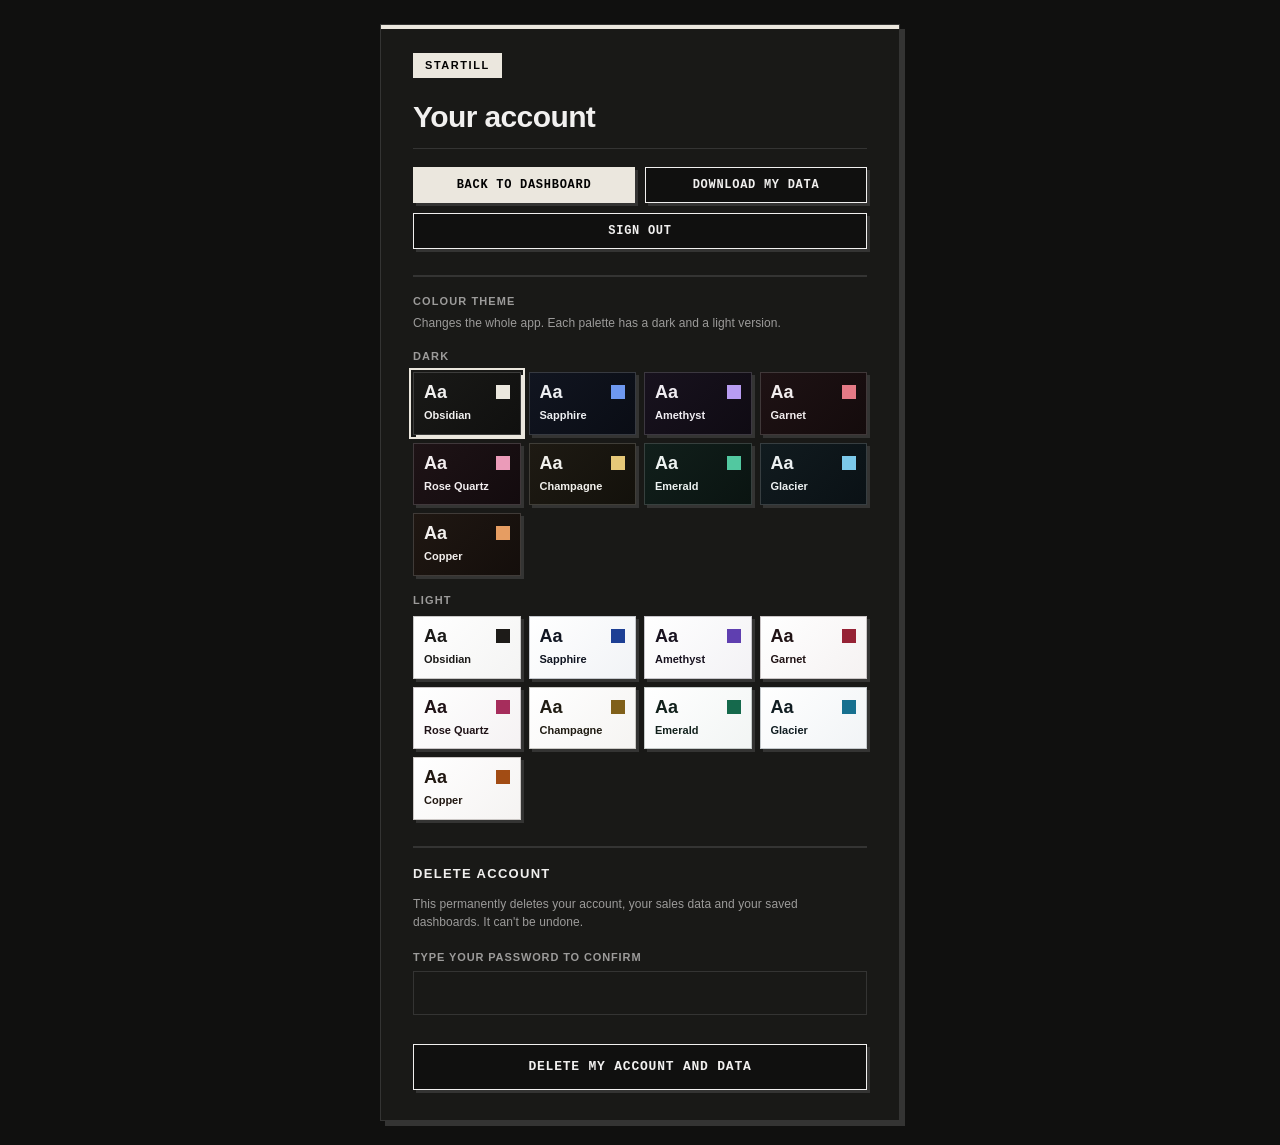
<file: static/account.html>
<!doctype html>
<html lang="en">
<head>
<meta charset="utf-8">
<meta name="viewport" content="width=device-width, initial-scale=1">
<title>Your account - StarTill</title>
<meta name="description" content="StarTill: one live source of truth for sales, with data tools for any CSV or Excel file.">
<link rel="icon" href="/static/favicon.svg" type="image/svg+xml">
<link rel="stylesheet" href="/static/style.css">
<script src="/static/theme.js"></script>
</head>
<body>
<main class="gate">
  <section class="gate-card" aria-labelledby="title">
    <span class="logo">StarTill</span>
    <h1 id="title">Your account</h1>
    <dl class="kv" id="details"></dl>
    <div class="btn-row">
      <a class="btn" href="/">Back to dashboard</a>
      <a class="btn secondary" href="/api/export.csv">Download my data</a>
      <button class="btn secondary" id="logout">Sign out</button>
    </div>
    <div class="theme-section" id="theme-box"></div>
    <script>document.getElementById("theme-box").append(Theme.picker());</script>
    <div class="danger-zone">
      <h2>Delete account</h2>
      <p class="muted small">This permanently deletes your account, your sales data and your saved dashboards. It can't be undone.</p>
      <form class="form" id="delete-form">
        <label>Type your password to confirm <input type="password" name="password" autocomplete="current-password" required></label>
        <p class="form-error" id="form-error" role="alert"></p>
        <button class="btn danger" type="submit">Delete my account and data</button>
      </form>
    </div>
  </section>
</main>
<script src="/static/gate.js"></script>
</body>
</html>
</file>
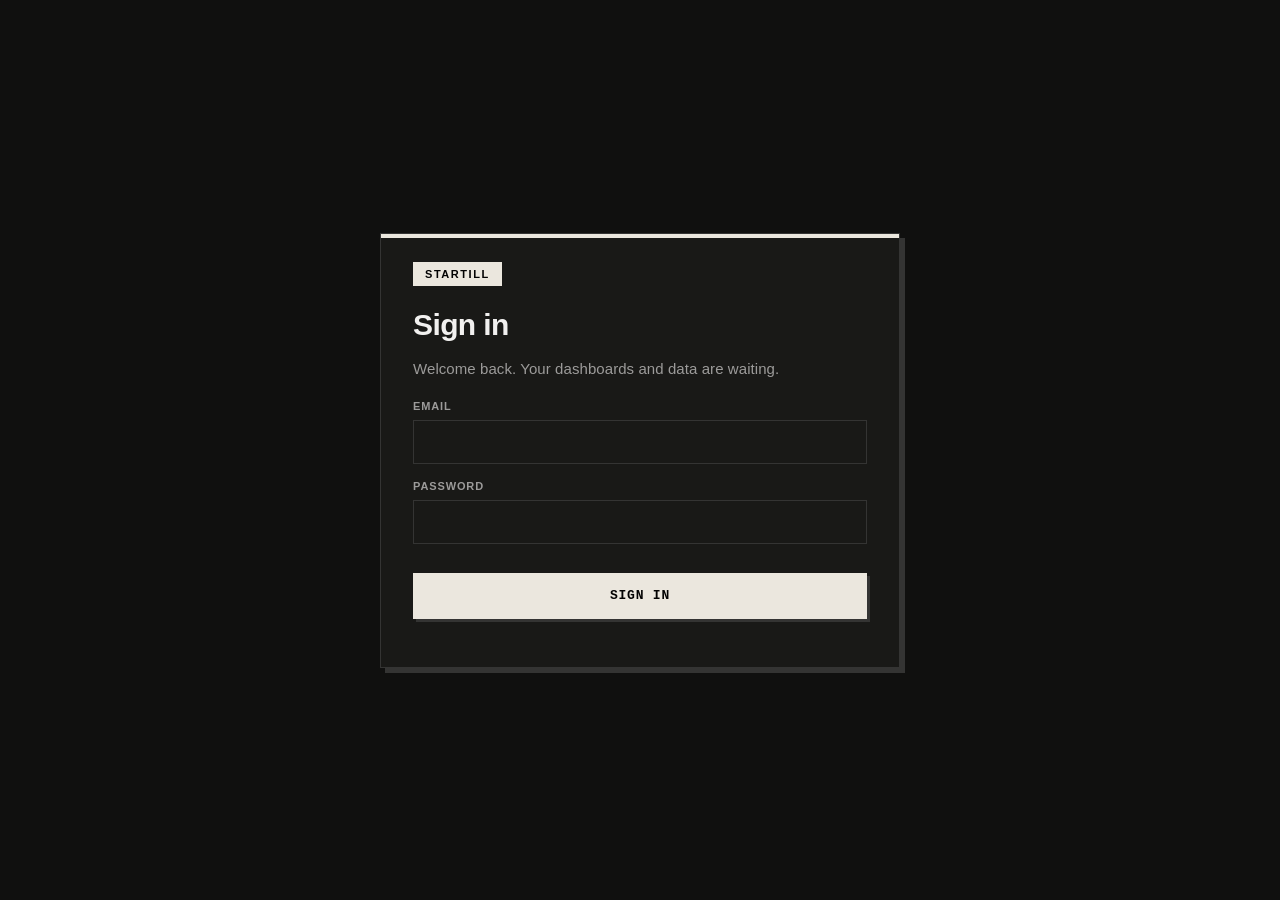
<file: static/auth.html>
<!doctype html>
<html lang="en">
<head>
<meta charset="utf-8">
<meta name="viewport" content="width=device-width, initial-scale=1">
<title>Sign in - StarTill</title>
<meta name="description" content="StarTill: one live source of truth for sales, with data tools for any CSV or Excel file.">
<link rel="icon" href="/static/favicon.svg" type="image/svg+xml">
<link rel="stylesheet" href="/static/style.css">
<script src="/static/theme.js"></script>
</head>
<body>
<main class="gate">
  <section class="gate-card" aria-labelledby="title">
    <span class="logo">StarTill</span>
    <h1 id="title">Sign in</h1>
    <p class="muted" id="subtitle">Welcome back. Your dashboards and data are waiting.</p>
    <form class="form" id="auth-form" novalidate>
      <label data-register hidden>Your name <input type="text" name="name" autocomplete="name" maxlength="80"></label>
      <label data-register hidden>Shop or business name (optional) <input type="text" name="shop" autocomplete="organization" maxlength="80"></label>
      <label>Email <input type="email" name="email" autocomplete="email" required></label>
      <label>Password <input type="password" name="password" autocomplete="current-password" required minlength="8"></label>
      <label class="check" data-register hidden><input type="checkbox" name="accept_policy">
        <span>I have read and accept the <a href="/privacy" target="_blank">privacy policy</a>.</span></label>
      <p class="form-error" id="form-error" role="alert"></p>
      <button class="btn" type="submit" id="submit">Sign in</button>
    </form>
    <p class="switch-line" id="switch"></p>
    <div class="demo-box" id="demo-box" hidden>
      <p class="muted">Just looking around? Open a ready-made demo shop with sample sales and three sample files. It is deleted after 24 hours.</p>
      <button class="btn ghost" type="button" id="demo-btn">Try with sample data</button>
    </div>
  </section>
</main>
<script src="/static/gate.js"></script>
</body>
</html>
</file>
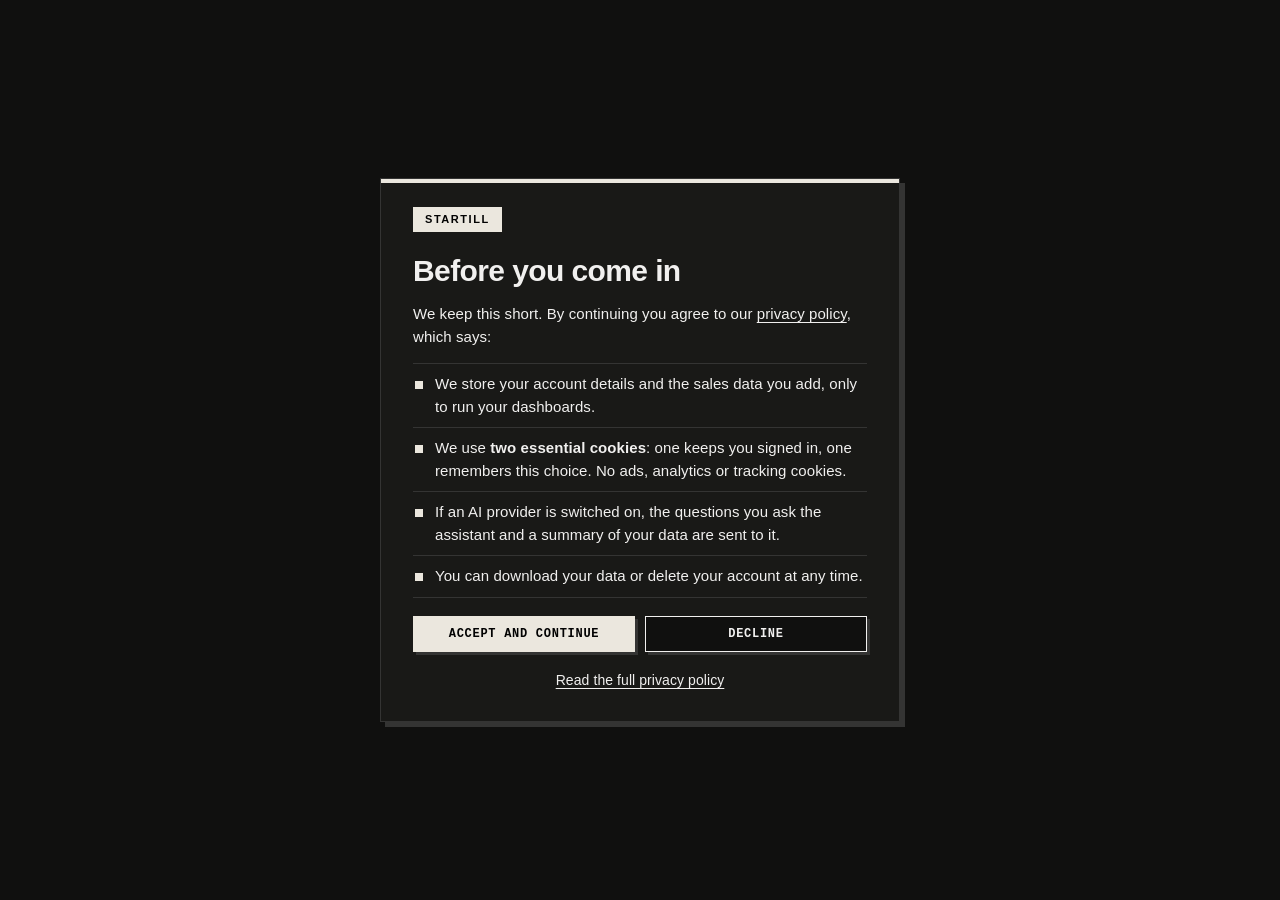
<file: static/welcome.html>
<!doctype html>
<html lang="en">
<head>
<meta charset="utf-8">
<meta name="viewport" content="width=device-width, initial-scale=1">
<title>Welcome - StarTill</title>
<meta name="description" content="StarTill: one live source of truth for sales, with data tools for any CSV or Excel file.">
<link rel="icon" href="/static/favicon.svg" type="image/svg+xml">
<link rel="stylesheet" href="/static/style.css">
<script src="/static/theme.js"></script>
</head>
<body>
<main class="gate">
  <section class="gate-card" aria-labelledby="title">
    <span class="logo">StarTill</span>
    <h1 id="title">Before you come in</h1>
    <p>We keep this short. By continuing you agree to our <a href="/privacy">privacy policy</a>, which says:</p>
    <ul>
      <li>We store your account details and the sales data you add, only to run your dashboards.</li>
      <li>We use <strong>two essential cookies</strong>: one keeps you signed in, one remembers this choice. No ads, analytics or tracking cookies.</li>
      <li>If an AI provider is switched on, the questions you ask the assistant and a summary of your data are sent to it.</li>
      <li>You can download your data or delete your account at any time.</li>
    </ul>
    <div class="btn-row">
      <button class="btn" id="accept">Accept and continue</button>
      <button class="btn secondary" id="decline">Decline</button>
    </div>
    <p class="declined" id="declined" hidden role="status">You declined, so nothing was stored and the app stays closed.
      The app can't work without these essential cookies. You can change your mind any time with <em>Accept and continue</em>.</p>
    <p class="switch-line"><a href="/privacy">Read the full privacy policy</a></p>
  </section>
</main>
<script src="/static/gate.js"></script>
</body>
</html>
</file>
<file: static/style.css>
/* Design tokens. theme.js swaps them for the visitor's chosen palette:
   --paper the page, --surface cards and panels, --text soft text, --ink the accent (buttons, active page,
   hover edges, charts), --on-accent text drawn on the accent, --muted/--line/--wash blends of text and page.
   Defaults below match the Obsidian dark theme so the first paint is already right. */
:root {
  --ink: #ebe7de; --paper: #10100f; --surface: #191917; --text: #f1f0ef; --on-accent: #020202;
  --muted: #9c9b9a; --line: #343433; --wash: #1e1d1c; --glow: rgba(235, 231, 222, .16);
  --shadow: 0 10px 30px rgba(0, 0, 0, .45); --r: 0; --r-sm: 0;
  --bg: var(--paper); --card: var(--surface); --good: var(--ink); --bad: var(--ink); --warn: var(--ink);
  --font: "Inter", "Helvetica Neue", "Segoe UI", Helvetica, Arial, sans-serif;
  color-scheme: dark;
}

*, *::before, *::after { box-sizing: border-box; }
[hidden] { display: none !important; }
html { -webkit-font-smoothing: antialiased; }
body { margin: 0; background: var(--paper); color: var(--text); font: 15px/1.5 var(--font); }
::selection { background: var(--ink); color: var(--on-accent); }
:focus-visible { outline: 2px solid var(--ink); outline-offset: 2px; }
a { color: var(--text); text-underline-offset: 3px; }
a:hover { text-decoration-thickness: 2px; }
input[type=checkbox], input[type=radio] { accent-color: var(--ink); }

/* ---- header ---- */
.top { background: var(--paper); color: var(--text); border-bottom: 1px solid var(--line); padding: 20px 32px; display: flex; flex-wrap: wrap; gap: 14px;
       justify-content: space-between; align-items: center; }
.top h1 { margin: 0; font-size: 20px; font-weight: 800; letter-spacing: -.01em; text-transform: uppercase; }
.top p { color: var(--muted); margin: 4px 0 0; font-size: 13px; letter-spacing: .02em; }
.badge { border: 1px solid var(--line); color: var(--text); padding: 1px 8px; font-size: 11px; font-weight: 700;
         letter-spacing: .08em; text-transform: uppercase; margin-left: 8px; }
.actions { display: flex; gap: 8px; flex-wrap: wrap; }

/* ---- buttons ---- */
.btn { background: var(--ink); color: var(--on-accent); border: 1px solid var(--ink); padding: 8px 16px; cursor: pointer;
       font: inherit; font-size: 13px; font-weight: 600; letter-spacing: .04em; text-transform: uppercase;
       text-decoration: none; display: inline-block; transition: background .12s, color .12s; }
.btn:hover { background: var(--paper); color: var(--text); }
.btn.ghost, .btn.secondary { background: transparent; color: var(--text); border-color: var(--line); }
.btn.ghost:hover, .btn.secondary:hover { border-color: var(--ink); }
.btn.ghost:hover, .btn.secondary:hover { background: var(--ink); color: var(--on-accent); }
.btn.small { padding: 4px 10px; font-size: 12px; }
.btn.danger { background: var(--paper); color: var(--text); border: 2px solid var(--ink); }
.btn.danger:hover { background: var(--ink); color: var(--on-accent); }
.btn:disabled { opacity: .35; cursor: not-allowed; }
.btn:disabled:hover { background: var(--ink); color: var(--on-accent); }

/* ---- filters ---- */
.filters { display: flex; flex-wrap: wrap; gap: 12px 20px; align-items: end; padding: 14px 32px; background: var(--paper);
           border-bottom: 1px solid var(--line); }
.filters label { color: var(--muted); display: flex; flex-direction: column; font-size: 11px; font-weight: 600; gap: 4px; letter-spacing: .08em;
                 text-transform: uppercase; }
select, input[type=date] { font: inherit; font-size: 14px; padding: 6px 8px; border: 1px solid var(--line); background: var(--paper);
                           color: var(--text); letter-spacing: 0; text-transform: none; }
.filters .ghost { color: var(--text); }
.notice { margin: 14px 32px 0; padding: 10px 14px; border: 1px solid var(--line); border-left: 6px solid var(--ink); background: var(--paper); }
.notice.error { background: var(--ink); color: var(--on-accent); }
main { padding: 24px 32px 8px; max-width: 1280px; margin: 0 auto; }

/* ---- KPIs and cards ---- */
.kpis { display: grid; grid-template-columns: repeat(4, 1fr); gap: 0; margin-bottom: 20px; border: 1px solid var(--line); }
.kpi { background: var(--paper); padding: 16px 18px; min-width: 0; border-left: 1px solid var(--line); }
.kpi:first-child { border-left: 0; }
.kpi .label { color: var(--muted); font-size: 11px; font-weight: 700; letter-spacing: .1em; text-transform: uppercase; }
.kpi .value { font-size: 34px; font-weight: 800; margin: 4px 0; letter-spacing: -.02em; font-variant-numeric: tabular-nums; }
.kpi .delta { font-size: 12px; font-weight: 600; }
.kpi .delta.flat { color: var(--muted); }
.delta.up, .delta.down, .delta.flat { color: var(--text); }
.delta.down { text-decoration: underline; text-underline-offset: 3px; }
.grid.two { display: grid; grid-template-columns: 1fr 1fr; gap: 20px; margin-bottom: 20px; }
.card { background: var(--paper); border: 1px solid var(--line); padding: 16px 18px; min-width: 0; }
.card-head { display: flex; align-items: center; gap: 10px; flex-wrap: wrap; padding-bottom: 10px; border-bottom: 1px solid var(--line); }
.card-head h2 { margin: 0 auto 0 0; font-size: 13px; font-weight: 800; letter-spacing: .1em; text-transform: uppercase; }
.hint { color: var(--muted); margin: 8px 0 6px; font-size: 12px; }
.chart { position: relative; height: 270px; margin-top: 10px; }
.chart.small { height: 250px; }
.seg { display: inline-flex; border: 1px solid var(--line); }
.seg button { border: 0; border-left: 1px solid var(--line); background: transparent; color: var(--text); padding: 4px 10px;
              font: inherit; font-size: 12px; font-weight: 600; cursor: pointer; }
.seg button:first-child { border-left: 0; }
.seg button.on { background: var(--ink); color: var(--on-accent); }

/* ---- insights: monochrome tags instead of coloured emoji ---- */
.insights { list-style: none; padding: 0; margin: 10px 0 0; display: grid; gap: 0; border-top: 1px solid var(--line); }
.insights li { padding: 10px 0; border-bottom: 1px solid var(--line); font-size: 14px; display: flex; gap: 10px; align-items: baseline; }
.insights li::before { flex: 0 0 auto; font-size: 10px; font-weight: 800; letter-spacing: .1em; padding: 1px 6px; border: 1px solid var(--line); }
.insights li.warn::before { content: "WATCH"; background: var(--ink); color: var(--on-accent); }
.insights li.good::before { content: "GOOD"; }
.insights li.info::before { content: "NOTE"; border-style: dashed; }

/* ---- tables ---- */
.table-wrap { overflow-x: auto; margin-top: 8px; }
table { border-collapse: collapse; width: 100%; font-size: 14px; font-variant-numeric: tabular-nums; }
th, td { padding: 7px 9px; text-align: right; border-bottom: 1px solid var(--line); white-space: nowrap; }
th:first-child, td:first-child { text-align: left; }
th { color: var(--muted); font-weight: 700; font-size: 11px; letter-spacing: .08em; text-transform: uppercase; border-bottom-width: 2px; }
tbody tr:hover td { background: var(--wash); }
.heat td.cell { text-align: center; min-width: 56px; background-repeat: no-repeat; background-position: left bottom; }
.heat td.store { cursor: pointer; font-weight: 700; }
.heat td.store:hover { text-decoration: underline; }
footer { color: var(--muted); max-width: 1280px; margin: 0 auto; padding: 8px 32px 28px; font-size: 12px; }
code { border: 1px solid var(--line); padding: 0 4px; font-size: .92em; }
@media (max-width: 900px) {
  .kpis { grid-template-columns: repeat(2, minmax(0, 1fr)); }
  .kpi .value { font-size: clamp(20px, 6.5vw, 34px); }
  .kpi:nth-child(3) { border-left: 0; }
  .kpi:nth-child(n+3) { border-top: 1px solid var(--line); }
  .grid.two { grid-template-columns: 1fr; }
  .top, .filters, main, footer { padding-left: 16px; padding-right: 16px; }
  .notice { margin-left: 16px; margin-right: 16px; }
}

/* ---- navigation ---- */
.nav { display: flex; gap: 0; margin-top: 10px; flex-wrap: wrap; }
.nav a { color: var(--muted); text-decoration: none; padding: 4px 12px; font-size: 12px; font-weight: 600; letter-spacing: .06em;
         text-transform: uppercase; border: 1px solid transparent; }
.nav a:first-child { padding-left: 0; }
.nav a:hover { color: var(--text); }
.nav a.on, .nav a.on:first-child { color: var(--on-accent); background: var(--ink); padding-left: 12px; }
.top .actions select, .name-input { background: var(--paper); color: var(--text); border: 1px solid var(--line); padding: 7px 10px;
                                    font: inherit; font-size: 14px; }
.top .actions select option { color: var(--text); background: var(--paper); }
.name-input { min-width: 200px; }
.muted { color: var(--muted); } .small { font-size: 12px; }

/* ---- builder workspace ---- */
.workspace { display: grid; grid-template-columns: 220px 1fr 330px; gap: 16px; padding: 16px 20px 20px; align-items: start; }
.workspace.no-ai { grid-template-columns: 220px 1fr; }
.panel { background: var(--paper); border: 1px solid var(--line); padding: 12px 14px; position: sticky; top: 10px;
         max-height: calc(100vh - 20px); overflow: auto; }
.panel h2 { margin: 0 0 4px; font-size: 13px; font-weight: 800; letter-spacing: .1em; text-transform: uppercase; }
.panel h3 { color: var(--muted); margin: 14px 0 6px; font-size: 11px; font-weight: 700; text-transform: uppercase; letter-spacing: .1em; }
.panel .sym { font-weight: 400; }
.field-list { list-style: none; margin: 0; padding: 0; display: grid; gap: 4px; }
.field { padding: 6px 10px; border: 1px solid var(--line); cursor: grab; font-size: 14px; user-select: none; background: var(--paper); }
.field:hover, .field:focus { background: var(--ink); color: var(--on-accent); outline: none; }
.field.measure { border-left: 5px solid var(--line); }
.field.dimension { border-left: 5px double var(--line); }
.canvas { min-height: 70vh; display: grid; grid-template-columns: repeat(4, minmax(0, 1fr)); gap: 16px; align-content: start;
          border: 1px dashed transparent; padding: 2px; }
.dragging-field .canvas { border-color: var(--ink); }
.canvas.drop { border: 2px dashed var(--line); }
.empty { grid-column: 1 / -1; text-align: center; padding: 70px 20px; border: 1px dashed var(--line); }
.empty h2 { margin: 0 0 6px; font-size: 22px; font-weight: 800; letter-spacing: -.01em; }
.widget { background: var(--paper); border: 1px solid var(--line); padding: 10px 12px; min-width: 0; display: flex; flex-direction: column; }
.widget.span-1 { grid-column: span 1; } .widget.span-2 { grid-column: span 2; } .widget.span-3 { grid-column: span 3; } .widget.span-4 { grid-column: span 4; }
.widget.selected { outline: 2px solid var(--line); outline-offset: 2px; }
.widget.drop { outline: 2px dashed var(--line); outline-offset: 2px; }
.w-head { display: flex; align-items: center; gap: 6px; cursor: move; padding-bottom: 6px; border-bottom: 1px solid var(--line); }
.grip { font-size: 14px; }
.w-title { margin: 0 auto 0 0; font-size: 12px; font-weight: 800; letter-spacing: .08em; text-transform: uppercase; min-width: 0;
           overflow: hidden; text-overflow: ellipsis; white-space: nowrap; cursor: text; }
.w-title[contenteditable="true"] { outline: 1px solid var(--line); padding: 0 4px; white-space: normal; text-transform: none; letter-spacing: 0; }
select.mini { font-size: 12px; padding: 2px 4px; max-width: 110px; }
.icon { border: 0; background: transparent; color: var(--text); font-size: 18px; cursor: pointer; padding: 0 5px; line-height: 1; }
.icon:hover { background: var(--ink); color: var(--on-accent); }
.chips { display: flex; gap: 4px; flex-wrap: wrap; margin: 6px 0; }
.chip { font-size: 12px; padding: 1px 3px 1px 8px; border: 1px solid var(--line); display: inline-flex; align-items: center; gap: 2px; }
.chip.measure { background: var(--ink); color: var(--on-accent); }
.chip.dimension { background: var(--paper); }
.chip.filter { border-style: dashed; }
.chip .x { border: 0; background: transparent; color: inherit; cursor: pointer; font-size: 13px; padding: 0 3px; }
.w-body { flex: 1; min-height: 90px; position: relative; }
.w-body:not(.chart-kpi):not(.chart-table) { min-height: 240px; }
.chart-box { position: relative; height: 240px; margin-top: 4px; }
.widget.span-4 .chart-box, .widget.span-3 .chart-box { height: 300px; }
.w-body.chart-kpi { display: flex; gap: 24px; flex-wrap: wrap; align-items: center; }
.kpi-cell .value { font-size: clamp(20px, 1.9vw, 30px); font-weight: 800; letter-spacing: -.02em; font-variant-numeric: tabular-nums; }
.kpi-cell .label { color: var(--muted); font-size: 11px; font-weight: 700; letter-spacing: .1em; text-transform: uppercase; }
.w-body.chart-table .table-wrap { max-height: 300px; overflow: auto; margin: 0; }
.loading, .w-error { font-size: 13px; padding: 20px 4px; }
.w-error { font-weight: 600; }
.w-error::before { content: "! "; font-weight: 800; }

/* ---- assistant ---- */
.assistant { display: flex; flex-direction: column; height: calc(100vh - 20px); }
.assistant.closed { display: none; }
.assist-head { display: flex; align-items: center; justify-content: space-between; gap: 8px; padding-bottom: 8px; border-bottom: 1px solid var(--line); }
.pill { font-size: 10px; font-weight: 700; letter-spacing: .08em; text-transform: uppercase; padding: 2px 7px; background: var(--paper);
        border: 1px solid var(--line); white-space: nowrap; }
.pill.ai { background: var(--ink); color: var(--on-accent); }
.chat { flex: 1; overflow-y: auto; display: flex; flex-direction: column; gap: 8px; margin: 10px 0; min-height: 160px; }
.msg { display: flex; flex-direction: column; gap: 6px; align-items: flex-start; }
.msg.me { align-items: flex-end; }
.bubble { padding: 8px 11px; font-size: 14px; max-width: 92%; white-space: pre-line; background: var(--paper); border: 1px solid var(--line); }
.msg.me .bubble { background: var(--ink); color: var(--on-accent); }
.confirm { display: flex; gap: 6px; flex-wrap: wrap; }
.note { font-size: 12px; }
.note.ok::before { content: "\2713  "; font-weight: 800; }
.note.err { font-weight: 600; }
.note.err::before { content: "!  "; font-weight: 800; }
.suggestions { display: flex; flex-wrap: wrap; gap: 4px; margin-bottom: 8px; }
.sugg { font: inherit; font-size: 12px; border: 1px solid var(--line); background: var(--paper); color: var(--text); padding: 3px 9px; cursor: pointer; }
.sugg:hover { background: var(--ink); color: var(--on-accent); }
.chat-form { display: flex; gap: 6px; }
.chat-form input { flex: 1; min-width: 0; font: inherit; font-size: 14px; padding: 7px 9px; border: 1px solid var(--line); background: var(--paper); color: var(--text); }

/* ---- data page ---- */
main > .card { margin-bottom: 20px; }
.warn-banner { border-style: dashed; border-left-style: solid; }
.drop-zone { display: block; border: 1px dashed var(--line); padding: 32px; text-align: center; cursor: pointer; margin: 8px 0; }
.drop-zone strong { text-transform: uppercase; letter-spacing: .06em; }
.drop-zone.drop, .drop-zone:hover { border-style: solid; background: var(--ink); color: var(--on-accent); }
.summary { padding: 10px 14px; font-weight: 600; margin: 10px 0; border: 1px solid var(--line); }
.summary.ok { border-left-width: 6px; } .summary.warn { border-style: dashed; border-left: 6px solid var(--line); }
.summary.bad { background: var(--ink); color: var(--on-accent); }
.card h3 { font-size: 12px; font-weight: 800; letter-spacing: .08em; text-transform: uppercase; margin: 16px 0 6px; }
.mapping th { text-align: left; font-size: 13px; font-weight: 600; letter-spacing: 0; text-transform: none; border-bottom-width: 1px; }
.mapping td { text-align: left; }
.mapping tbody tr:hover td { background: transparent; color: inherit; }
.mapping select { width: 100%; }
.check { display: inline-flex; gap: 6px; align-items: center; margin: 10px 14px 0 0; font-size: 14px; }
.report { list-style: none; padding: 0; margin: 0; display: grid; gap: 4px; font-size: 14px; }
.report li { padding: 5px 10px; border: 1px solid var(--line); }
.report li.ok { border-left-width: 5px; } .report li.warn { border-style: dashed; border-left: 5px solid var(--line); }
.report li.bad { background: var(--ink); color: var(--on-accent); }
.import-bar { display: flex; align-items: center; flex-wrap: wrap; gap: 6px; margin-top: 12px; }
.import-bar .btn { margin-left: auto; }
.filters.inline { padding: 8px 0; border: 0; background: transparent; }
input[type=search], .row-form input { font: inherit; font-size: 14px; padding: 6px 8px; border: 1px solid var(--line); background: var(--paper); color: var(--text); }
.rows td { cursor: default; }
.rows th.sortable { cursor: pointer; }
.rows th.sortable:hover { text-decoration: underline; }
.cell-edit { width: 100%; min-width: 90px; font: inherit; font-size: 14px; padding: 2px 4px; border: 1px solid var(--line); background: var(--paper); color: var(--text); }
.pager { display: flex; align-items: center; gap: 10px; justify-content: flex-end; margin-top: 10px; }
.pager .btn { color: var(--text); }
.pager .btn:hover { color: var(--on-accent); }
.grid.three { display: grid; grid-template-columns: repeat(3, 1fr); gap: 20px; }
.tool h3 { margin-top: 4px; }
.row-form { display: flex; flex-wrap: wrap; gap: 6px; }
.row-form select { max-width: 100%; }

@media (max-width: 1100px) {
  .workspace, .workspace.no-ai { grid-template-columns: 1fr; }
  .panel { position: static; max-height: none; }
  .fields .field-list { grid-template-columns: repeat(auto-fill, minmax(130px, 1fr)); }
  .assistant { height: 460px; }
  .canvas { grid-template-columns: repeat(2, minmax(0, 1fr)); min-height: 300px; }
  .widget.span-3, .widget.span-4 { grid-column: span 2; }
  .grid.three { grid-template-columns: 1fr; }
}
@media (max-width: 640px) {
  .canvas { grid-template-columns: 1fr; }
  .widget[class*="span-"] { grid-column: span 1; }
  .workspace { padding: 12px 16px; }
}
.w-tools { display: flex; flex-wrap: wrap; align-items: center; justify-content: space-between; gap: 4px 8px; margin: 6px 0; }
.w-tools .chips { margin: 0; }
.w-selects { display: flex; gap: 4px; margin-left: auto; min-width: 0; max-width: 100%; }
.w-selects select.mini { min-width: 0; flex: 0 1 auto; }
.widget.span-1 .w-selects { width: 100%; }
.widget.span-1 .w-selects select.mini { flex: 1 1 0; }
.mapping select { min-width: 170px; }
.mapping th { width: 38%; }
.rows th:nth-child(-n+4), .rows td:nth-child(-n+4) { text-align: left; }

/* ---- sign-in, welcome and privacy pages ---- */
.nav .nav-right { margin-left: 8px; }
.nav a.account { border-color: var(--line); }
.gate { min-height: 100vh; display: grid; place-items: center; padding: 24px 16px; }
.gate-card { width: 100%; max-width: 520px; background: var(--paper); border: 1px solid var(--line); border-top: 8px solid var(--ink);
             padding: 28px 32px 30px; }
.gate-card.wide { max-width: 760px; }
.gate-card h1 { margin: 0 0 8px; font-size: 30px; font-weight: 800; letter-spacing: -.02em; line-height: 1.15; }
.gate-card .logo { display: inline-block; background: var(--ink); color: var(--on-accent); font-weight: 800; padding: 4px 10px;
                   font-size: 11px; letter-spacing: .14em; text-transform: uppercase; margin-bottom: 22px; }
.gate-card ul { padding-left: 0; margin: 12px 0 18px; list-style: none; border-top: 1px solid var(--line); }
.gate-card li { margin: 0; padding: 9px 0 9px 22px; border-bottom: 1px solid var(--line); position: relative; }
.gate-card li::before { content: ""; position: absolute; left: 2px; top: 17px; width: 8px; height: 8px; background: var(--ink); }
.form { display: flex; flex-direction: column; gap: 14px; margin-top: 18px; }
.form label { color: var(--muted); display: flex; flex-direction: column; gap: 5px; font-size: 11px; font-weight: 700; letter-spacing: .08em; text-transform: uppercase; }
.form input[type=email], .form input[type=password], .form input[type=text] { font: inherit; font-size: 15px; padding: 10px 12px;
  border: 1px solid var(--line); background: var(--paper); color: var(--text); letter-spacing: 0; text-transform: none; }
.form input:focus { outline: 2px solid var(--line); outline-offset: 0; }
.form label.check { color: var(--text); flex-direction: row; align-items: flex-start; gap: 8px; font-size: 14px; font-weight: 400; letter-spacing: 0; text-transform: none; }
.form label.check input { margin-top: 4px; }
.form .btn { width: 100%; padding: 12px 14px; font-size: 13px; }
.btn-row { display: flex; gap: 10px; flex-wrap: wrap; margin-top: 18px; }
.btn-row .btn { flex: 1 1 160px; text-align: center; }
.form-error { font-size: 14px; font-weight: 600; min-height: 1px; margin: 0; }
.form-error:not(:empty)::before { content: "! "; font-weight: 800; }
.switch-line { margin: 18px 0 0; font-size: 14px; text-align: center; }
.declined { border: 1px solid var(--line); border-left-width: 6px; padding: 10px 12px; margin-top: 16px; }
.policy h2 { font-size: 13px; font-weight: 800; letter-spacing: .1em; text-transform: uppercase; margin: 26px 0 8px; }
.policy p, .policy li { font-size: 15px; }
.policy table { width: 100%; margin: 6px 0; }
.policy th, .policy td { text-align: left; white-space: normal; }
.policy tbody tr:hover td { background: transparent; color: inherit; }
.kv { display: grid; grid-template-columns: 150px 1fr; gap: 0; margin: 14px 0; font-size: 14px; border-top: 1px solid var(--line); }
.kv dt, .kv dd { padding: 8px 0; border-bottom: 1px solid var(--line); }
.kv dt { color: var(--muted); font-size: 11px; font-weight: 700; letter-spacing: .08em; text-transform: uppercase; }
.kv dd { margin: 0; word-break: break-word; }
.danger-zone { margin-top: 26px; padding-top: 16px; border-top: 2px solid var(--line); }
.danger-zone h2 { font-size: 13px; font-weight: 800; letter-spacing: .1em; text-transform: uppercase; margin: 0 0 4px; }
@media (max-width: 520px) {
  .gate-card { padding: 22px 18px; }
  .kv { grid-template-columns: 1fr; } .kv dt { border-bottom: 0; padding-bottom: 0; }
}
.heat tbody tr:hover td { background-color: transparent; color: var(--text); }

/* boxes brighten to a full white edge on hover, like a focus */
.card, .kpi, .widget, .panel, .field, .gate-card, select, input { transition: border-color .15s, background .15s, color .15s; }
.card:hover, .widget:hover, .panel:hover { border-color: var(--ink); }
.kpis:hover { border-color: var(--ink); }
.kpi:hover { background: var(--wash); }
select:hover, input:hover { border-color: var(--ink); }
select:focus, input:focus { border-color: var(--ink); }
.empty, .drop-zone { color: var(--muted); }
.empty h2, .drop-zone strong { color: var(--text); }

/* ---- theme picker ---- */
.theme-wrap { position: relative; display: inline-block; }
.theme-btn { font: inherit; font-size: 12px; font-weight: 600; letter-spacing: .06em; text-transform: uppercase; cursor: pointer;
             background: transparent; color: var(--muted); border: 1px solid var(--line); padding: 4px 10px; margin-left: 8px; }
.theme-btn:hover, .theme-btn[aria-expanded="true"] { color: var(--text); border-color: var(--ink); }
.theme-picker h3 { font-size: 11px; font-weight: 800; letter-spacing: .1em; text-transform: uppercase; color: var(--muted); margin: 0 0 8px; }
.theme-picker h3:not(:first-child) { margin-top: 16px; }
.theme-picker.pop { position: absolute; z-index: 50; top: calc(100% + 8px); left: 0; width: min(520px, calc(100vw - 32px));
                    background: var(--paper); color: var(--text); border: 1px solid var(--ink); padding: 16px; text-transform: none; letter-spacing: 0; }
.swatches { display: grid; grid-template-columns: repeat(auto-fill, minmax(112px, 1fr)); gap: 6px; }
.swatch { display: flex; flex-direction: column; align-items: flex-start; gap: 2px; padding: 8px 9px; border: 1px solid; cursor: pointer;
          font: inherit; text-align: left; }
.swatch .aa { font-size: 18px; font-weight: 800; line-height: 1; }
.swatch .nm { font-size: 11px; font-weight: 600; }
.swatch:hover { outline: 1px solid var(--ink); outline-offset: 2px; }
.swatch.on { outline: 2px solid var(--ink); outline-offset: 2px; }
.cust-row { display: grid; grid-template-columns: 112px 1fr; gap: 10px; align-items: center; margin-bottom: 8px; }
.cust-row label { display: flex; flex-direction: column; gap: 4px; font-size: 11px; font-weight: 700; letter-spacing: .08em;
                  text-transform: uppercase; color: var(--muted); }
.cust-row input[type=color] { width: 100%; height: 30px; padding: 2px; border: 1px solid var(--line); background: var(--paper); cursor: pointer; }
.cust-row select { width: 100%; text-transform: none; letter-spacing: 0; font-weight: 400; }
.quick { display: flex; flex-wrap: wrap; gap: 4px; }
.quick button { width: 22px; height: 22px; border: 1px solid var(--line); cursor: pointer; padding: 0; }
.quick button:hover { outline: 1px solid var(--ink); outline-offset: 1px; }
.quick button.on { outline: 2px solid var(--ink); outline-offset: 1px; }
.theme-picker > .btn { margin-top: 8px; }
.theme-section { margin-top: 26px; padding-top: 16px; border-top: 2px solid var(--line); }
@media (max-width: 640px) { .theme-picker.pop { position: fixed; top: 70px; left: 16px; right: 16px; width: auto; } }
.tp-note { margin: -4px 0 10px; font-size: 12px; color: var(--muted); }
/* chart background applies to the chart area only */
.chart canvas, .chart-box canvas { background: var(--chart-bg, transparent); }

/* ---- sample dataset picker ---- */
.samples { display: grid; grid-template-columns: repeat(3, 1fr); gap: 10px; margin: 8px 0 4px; }
.sample { display: flex; flex-direction: column; gap: 4px; text-align: left; padding: 12px 14px; font: inherit; cursor: pointer;
          background: var(--paper); color: var(--text); border: 1px solid var(--line); }
.sample strong { font-size: 12px; font-weight: 800; letter-spacing: .08em; text-transform: uppercase; }
.sample span { font-size: 13px; color: var(--muted); }
.sample:hover { border-color: var(--ink); background: var(--wash); }
@media (max-width: 900px) { .samples { grid-template-columns: 1fr; } }

/* forecast page */
input.stock { width: 84px; text-align: right; background: var(--paper); color: var(--text); border: 1px solid var(--line); padding: 4px 6px; font: inherit; }
input.stock:focus { outline: 2px solid var(--ink); border-color: var(--ink); }
td.to-order { font-weight: 800; }
td.to-order.need { background: var(--ink); color: var(--on-accent); }

/* explore any data */
.ex-form { display: flex; flex-wrap: wrap; gap: 12px 16px; margin: 10px 0; }
.ex-form label, .ex-filter { font-size: 11px; font-weight: 700; letter-spacing: .08em; text-transform: uppercase; color: var(--muted); display: flex; flex-direction: column; gap: 4px; }
.ex-form select, .ex-filter select, .ex-filter input { background: var(--paper); color: var(--text); border: 1px solid var(--line); padding: 6px 8px; font: inherit; font-size: 13px; text-transform: none; letter-spacing: 0; }
.ex-filter { flex-direction: row; align-items: center; gap: 8px; margin: 6px 0; }
.ex-actions { margin: 6px 0 4px; }
td.wrap { white-space: normal; text-align: left; max-width: 380px; }

/* first-run welcome */
.card.start { margin: 24px 32px; }
a.sample { text-decoration: none; color: inherit; }
a.sample span { color: var(--muted); }
a.sample:hover { border-color: var(--ink); }

/* ---- SQL workbench ---- */
.sql-layout { display: grid; grid-template-columns: 260px minmax(0, 1fr); gap: 20px; align-items: start; }
.sql-schema { position: sticky; top: 12px; max-height: calc(100vh - 40px); overflow: auto; }
.sql-schema details { border-top: 1px solid var(--line); padding: 6px 0; }
.sql-schema summary { cursor: pointer; font-weight: 700; }
.sql-cols { list-style: none; margin: 6px 0 2px; padding-left: 14px; font-size: 13px; }
.sql-name { color: var(--text); text-decoration: none; border-bottom: 1px dotted var(--muted); }
.sql-name:hover { border-bottom-style: solid; }
.sql-editor { width: 100%; box-sizing: border-box; font-family: ui-monospace, SFMono-Regular, Menlo, Consolas, monospace; font-size: 14px; line-height: 1.5; background: var(--paper); color: var(--text); border: 1px solid var(--line); padding: 10px; resize: vertical; }
.sql-actions { display: flex; flex-wrap: wrap; align-items: flex-end; gap: 12px 16px; }
.sql-pick { font-size: 11px; font-weight: 700; letter-spacing: .08em; text-transform: uppercase; color: var(--muted); display: flex; flex-direction: column; gap: 4px; }
.sql-pick select { background: var(--paper); color: var(--text); border: 1px solid var(--line); padding: 6px 8px; font: inherit; font-size: 13px; text-transform: none; letter-spacing: 0; max-width: 260px; }
.sql-result { max-height: 460px; overflow: auto; }
@media (max-width: 900px) { .sql-layout { grid-template-columns: 1fr; } .sql-schema { position: static; max-height: none; } }

/* ---- demo mode ---- */
.demo-bar { background: var(--ink); color: var(--on-accent); font-size: 13px; padding: 8px 32px; text-align: center; }
.demo-bar a { color: var(--on-accent); font-weight: 700; }
.demo-box { margin-top: 18px; padding-top: 14px; border-top: 1px solid var(--line); }
.demo-box .btn { width: 100%; }

/* ---- pipeline view ---- */
.pl-flow { list-style: none; margin: 12px 0 4px; padding: 0; display: grid; grid-template-columns: repeat(auto-fit, minmax(190px, 1fr)); gap: 0; border: 1px solid var(--line); }
.pl-step { display: flex; flex-direction: column; gap: 4px; padding: 12px; border-right: 1px solid var(--line); font-size: 13px; position: relative; }
.pl-step:last-child { border-right: 0; }
.pl-num { font-size: 10px; font-weight: 800; letter-spacing: .1em; color: var(--muted); }
.pl-rows { font-weight: 700; }
.pl-detail { color: var(--muted); }
.pl-ms { font-size: 11px; color: var(--muted); margin-top: auto; padding-top: 6px; }
@media (max-width: 700px) { .pl-step { border-right: 0; border-bottom: 1px solid var(--line); } .pl-step:last-child { border-bottom: 0; } }

/* ---- open from a web link ---- */
.link-form { display: flex; flex-wrap: wrap; align-items: flex-end; gap: 10px 16px; }
.link-form label { font-size: 11px; font-weight: 700; letter-spacing: .08em; text-transform: uppercase; color: var(--muted); display: flex; flex-direction: column; gap: 4px; }
.link-form input, .link-form select { background: var(--paper); color: var(--text); border: 1px solid var(--line); padding: 7px 8px; font: inherit; font-size: 13px; text-transform: none; letter-spacing: 0; }
.link-url { flex: 1 1 280px; }

/* ---- small screens: one scrolling row of links instead of four rows ---- */
@media (max-width: 700px) {
  .brand { min-width: 0; max-width: 100%; }
  .nav { flex-wrap: nowrap; overflow-x: auto; scrollbar-width: none; align-items: center; }
  .nav::-webkit-scrollbar { display: none; }
  .nav a, .nav button { white-space: nowrap; flex: 0 0 auto; }
}
.loading { color: var(--muted); font-size: 13px; padding: 10px 0; }

/* Builder on an uploaded dataset: the sales-only filters are hidden */
.filters.dataset .sales-only { display: none; }
.rows tr.bad td { font-weight: 700; }
#audit th:last-child, #audit td:last-child { text-align: left; white-space: normal; min-width: 260px; }

/* =====================================================================================
   Premium layer: depth, motion. It sits on top of the rules above, which
   still define layout, so every page picks it up. All colours come from the theme tokens.
   ===================================================================================== */
html { scroll-behavior: smooth; }
html.theme-fade body, html.theme-fade .card, html.theme-fade .kpi, html.theme-fade .widget, html.theme-fade .top,
html.theme-fade .panel, html.theme-fade .btn, html.theme-fade select, html.theme-fade input { transition: background-color .4s, color .4s, border-color .4s; }
body { background: var(--paper);
       font-feature-settings: "cv11", "ss01", "tnum"; letter-spacing: .005em; animation: page-in .45s ease both; }
::selection { background: var(--ink); color: var(--on-accent); }
:focus-visible { outline: 2px solid var(--ink); outline-offset: 3px; border-radius: var(--r-sm); }
* { scrollbar-width: thin; scrollbar-color: var(--line) transparent; }
@keyframes page-in { from { opacity: 0; transform: translateY(6px); } to { opacity: 1; transform: none; } }
@keyframes rise { from { opacity: 0; transform: translateY(14px) scale(.985); } to { opacity: 1; transform: none; } }
@keyframes shimmer { to { background-position: -200% 0; } }
@keyframes pop-in { from { opacity: 0; transform: translateY(-6px) scale(.98); } to { opacity: 1; transform: none; } }

/* header: soft gradient bar with a wordmark that fades into the accent */
.top { position: relative; z-index: 40; background: linear-gradient(180deg, color-mix(in srgb, var(--surface) 70%, transparent), transparent); border-bottom: 1px solid var(--line); }
.top h1 { background: linear-gradient(100deg, var(--text) 30%, var(--ink)); -webkit-background-clip: text; background-clip: text;
          color: transparent; letter-spacing: .02em; }
.badge { border-radius: 999px; background: color-mix(in srgb, var(--ink) 14%, transparent); border-color: color-mix(in srgb, var(--ink) 40%, transparent); }

/* navigation: pills with a sliding feel */
.nav { gap: 4px; }
.nav a, .nav a:first-child { padding: 5px 10px; font-size: 11.5px; letter-spacing: .05em; border-radius: 999px; transition: background .2s, color .2s, transform .2s; }
.nav a:hover { background: var(--wash); transform: translateY(-1px); }
.nav a.on, .nav a.on:first-child { background: var(--ink); color: var(--on-accent); box-shadow: 0 4px 14px var(--glow); }
.nav a.account { border-color: var(--line); }
.theme-btn { border-radius: 999px; transition: background .2s, color .2s, border-color .2s, transform .2s; }
.theme-btn:hover, .theme-btn[aria-expanded="true"] { background: var(--wash); transform: translateY(-1px); }
.theme-btn kbd { font: inherit; font-size: 10px; margin-left: 6px; padding: 1px 5px; border-radius: 5px; border: 1px solid var(--line); color: var(--muted); }

/* buttons */
.btn { border-radius: var(--r-sm); background: linear-gradient(180deg, color-mix(in srgb, var(--ink) 92%, #fff), var(--ink));
       border-color: transparent; box-shadow: 0 1px 0 rgba(255,255,255,.18) inset, 0 6px 16px -8px var(--ink);
       transition: transform .15s, box-shadow .2s, background .2s, color .2s, border-color .2s; position: relative; overflow: hidden; }
.btn:hover { background: linear-gradient(180deg, color-mix(in srgb, var(--ink) 92%, #fff), var(--ink)); color: var(--on-accent);
             transform: translateY(-2px); box-shadow: 0 1px 0 rgba(255,255,255,.2) inset, 0 12px 24px -10px var(--ink); }
.btn:active { transform: translateY(0) scale(.97); box-shadow: none; }
.btn.ghost, .btn.secondary { background: transparent; box-shadow: none; border: 1px solid var(--line); color: var(--text); }
.btn.ghost:hover, .btn.secondary:hover { background: var(--wash); border-color: var(--ink); color: var(--text); box-shadow: none; }
.btn.danger { background: transparent; border: 1px solid var(--line); color: var(--text); box-shadow: none; }
.btn.danger:hover { background: var(--wash); border-color: var(--ink); color: var(--text); }
.btn:disabled:hover { transform: none; }
.btn .ripple { position: absolute; border-radius: 50%; background: rgba(255, 255, 255, .45); transform: scale(0); animation: ripple .6s ease-out forwards; pointer-events: none; }
@keyframes ripple { to { transform: scale(2.6); opacity: 0; } }

/* inputs */
select, input[type=date], input[type=search], input[type=text], input[type=email], input[type=password], input[type=number],
.name-input, .cell-edit, .sql-editor, textarea { border-radius: var(--r-sm); background: var(--surface); transition: border-color .2s, box-shadow .2s, background .2s; }
select:hover, input:hover { border-color: color-mix(in srgb, var(--ink) 55%, var(--line)); }
select:focus, input:focus, textarea:focus { border-color: var(--ink); box-shadow: 0 0 0 3px color-mix(in srgb, var(--ink) 22%, transparent); outline: none; }
.top .actions select, .name-input, .filters select, .ex-form select, .ex-filter select, .ex-filter input, .sql-pick select,
.link-form input, .link-form select, input.stock, .chat-form input, .form input[type=email], .form input[type=password], .form input[type=text] { background: var(--surface); border-radius: var(--r-sm); }
.filters { background: transparent; border-bottom: 0; padding-top: 18px; }
.filters.inline { padding: 8px 0; }

/* cards, panels, KPI tiles: lifted surfaces */
.card, .widget, .panel, .gate-card, .kpi, .sample, .pl-flow, .empty, .drop-zone, .summary, .declined, .notice, .report li, .theme-picker.pop {
  border-radius: var(--r); }
.card, .widget, .panel, .kpi, .gate-card, .sample { background: var(--surface); }
.card, .widget, .panel { box-shadow: 0 1px 0 rgba(255, 255, 255, .03) inset, 0 8px 24px -14px rgba(0, 0, 0, .5); }
.card, .widget, .kpi, .sample, .panel, .gate-card { transition: transform .25s cubic-bezier(.2, .8, .2, 1), box-shadow .25s, border-color .2s, background .2s; }
.card:hover, .widget:hover { border-color: color-mix(in srgb, var(--ink) 55%, var(--line)); box-shadow: var(--shadow); }
.panel:hover { border-color: var(--line); }
.card, .kpi, .widget, .gate-card, .sample { animation: rise .55s cubic-bezier(.2, .8, .2, 1) both; }
.kpis > :nth-child(2), .grid > :nth-child(2), .canvas > :nth-child(2), .samples > :nth-child(2) { animation-delay: .06s; }
.kpis > :nth-child(3), .grid > :nth-child(3), .canvas > :nth-child(3), .samples > :nth-child(3) { animation-delay: .12s; }
.kpis > :nth-child(4), .grid > :nth-child(4), .canvas > :nth-child(4) { animation-delay: .18s; }
.canvas > :nth-child(n+5) { animation-delay: .24s; }
.card-head { border-bottom-color: var(--line); }
.card-head h2, .panel h2 { color: var(--text); }
.card-head h2::before { content: ""; display: inline-block; width: 6px; height: 6px; border-radius: 50%; background: var(--ink); margin-right: 9px; vertical-align: 2px; box-shadow: 0 0 10px var(--ink); }

.kpis { gap: 14px; border: 0; }
.kpis .kpi, .kpis .kpi:nth-child(n) { border: 1px solid var(--line); border-radius: var(--r); padding: 18px 20px; position: relative; overflow: hidden; }
.kpis .kpi::after { content: ""; position: absolute; inset: 0 0 auto 0; height: 2px; background: linear-gradient(90deg, var(--ink), transparent 70%); opacity: .55; }
.kpis:hover { border: 0; }
.kpi:hover { transform: translateY(-3px); border-color: color-mix(in srgb, var(--ink) 55%, var(--line)); box-shadow: var(--shadow); background: var(--surface); }
.kpi .value { font-size: 36px; }
.delta.up { color: var(--ink); }
.seg { border-radius: 999px; overflow: hidden; background: var(--paper); }
.seg button { transition: background .2s, color .2s; }
.seg button:hover:not(.on) { background: var(--wash); }
.seg button.on { background: var(--ink); color: var(--on-accent); }
.insights { border-top: 0; }
.insights li { border: 1px solid var(--line); border-radius: var(--r-sm); margin-bottom: 8px; padding: 10px 14px; background: var(--paper); transition: transform .2s, border-color .2s; }
.insights li:hover { transform: translateX(4px); border-color: var(--ink); }
.insights li::before { border-radius: 999px; padding: 1px 8px; }
.insights li.warn::before { background: var(--ink); color: var(--on-accent); }
.chip, .pill, .sugg { border-radius: 999px; }
.bubble { border-radius: 14px; }
.field { border-radius: var(--r-sm); transition: transform .15s, background .15s, color .15s, border-color .15s; background: var(--paper); }
.field:hover, .field:focus { transform: translateX(3px); }
.canvas.drop, .dragging-field .canvas { border-radius: var(--r); }
.widget.selected { outline: 2px solid var(--ink); outline-offset: 2px; box-shadow: 0 0 0 6px var(--glow); }
.w-head { border-bottom-color: var(--line); }
.icon { border-radius: 8px; transition: background .15s, color .15s, transform .15s; }
.icon:hover { background: var(--ink); color: var(--on-accent); transform: rotate(90deg); }
table th { border-bottom-color: var(--line); }
tbody tr { transition: background .15s; }
.table-wrap, .sql-result { border-radius: var(--r-sm); }
code { border-radius: 6px; background: var(--wash); border-color: transparent; padding: 1px 6px; }

/* loading placeholders shimmer instead of plain text */
.loading { color: transparent; height: 64px; margin: 6px 0; border-radius: var(--r-sm); user-select: none;
           background: linear-gradient(100deg, transparent 20%, var(--wash) 40%, transparent 60%) 100% 0 / 200% 100%, var(--paper);
           animation: shimmer 1.3s linear infinite; }

/* notices become toasts in the corner */
.notice { position: fixed; z-index: 90; right: 20px; bottom: 20px; margin: 0; max-width: min(420px, calc(100vw - 32px)); padding: 12px 16px;
          background: var(--surface); border: 1px solid var(--line); border-left: 4px solid var(--ink); box-shadow: var(--shadow);
          animation: pop-in .3s cubic-bezier(.2, .8, .2, 1) both; }
.notice.error { background: var(--surface); color: var(--text); border-left-color: #e5736f; }
.demo-bar { background: linear-gradient(90deg, var(--ink), color-mix(in srgb, var(--ink) 70%, var(--paper))); }

/* theme picker */
.theme-picker.pop { background: var(--surface); border-color: var(--line); box-shadow: var(--shadow); animation: pop-in .22s cubic-bezier(.2, .8, .2, 1) both;
                    max-height: min(78vh, 640px); overflow: auto; }
.tp-mode { margin-top: 12px; }
.swatches { grid-template-columns: repeat(auto-fill, minmax(84px, 1fr)); gap: 8px; }
.swatch { border-radius: 10px; padding: 8px 9px; gap: 6px; transition: transform .18s, box-shadow .18s; }
.swatch .sw-top { display: flex; align-items: center; justify-content: space-between; width: 100%; }
.swatch .dot { width: 14px; height: 14px; border-radius: 50%; box-shadow: 0 0 12px currentColor; }
.swatch:hover { transform: translateY(-2px) scale(1.03); outline: 0; box-shadow: 0 8px 20px -8px rgba(0,0,0,.5); }
.swatch.on { outline: 2px solid var(--ink); outline-offset: 2px; }
.quick button, .cust-row input[type=color] { border-radius: 6px; }

/* command palette (Ctrl or Cmd + K) */
.cmdk-back { position: fixed; inset: 0; z-index: 100; background: rgba(0, 0, 0, .5); -webkit-backdrop-filter: blur(4px); backdrop-filter: blur(4px);
             display: grid; place-items: start center; padding-top: 14vh; animation: page-in .15s ease both; }
.cmdk { width: min(560px, calc(100vw - 24px)); background: var(--surface); border: 1px solid var(--line); border-radius: 16px; box-shadow: var(--shadow), 0 0 0 1px var(--glow);
        overflow: hidden; animation: pop-in .2s cubic-bezier(.2, .8, .2, 1) both; }
.cmdk input { width: 100%; border: 0; border-bottom: 1px solid var(--line); border-radius: 0; background: transparent; color: var(--text); font: inherit; font-size: 16px; padding: 16px 18px; }
.cmdk input:focus { box-shadow: none; }
.cmdk ul { list-style: none; margin: 0; padding: 6px; max-height: 340px; overflow: auto; }
.cmdk li { display: flex; align-items: center; justify-content: space-between; gap: 12px; padding: 10px 12px; border-radius: 10px; cursor: pointer; font-size: 14px; }
.cmdk li .kind { color: var(--muted); font-size: 11px; font-weight: 700; letter-spacing: .08em; text-transform: uppercase; display: flex; align-items: center; gap: 8px; }
.cmdk li .kind i { width: 10px; height: 10px; border-radius: 50%; display: inline-block; }
.cmdk li.on { background: var(--ink); color: var(--on-accent); }
.cmdk li.on .kind { color: inherit; opacity: .75; }
.cmdk .none { padding: 18px; color: var(--muted); font-size: 14px; }
.cmdk .foot { border-top: 1px solid var(--line); padding: 8px 14px; color: var(--muted); font-size: 12px; display: flex; gap: 14px; }

@media (max-width: 900px) { .kpis { grid-template-columns: repeat(2, 1fr); } .kpis .kpi, .kpis .kpi:nth-child(n) { padding: 14px 16px; } .kpi .value { font-size: 28px; } }
@media (max-width: 640px) { .notice { left: 16px; right: 16px; bottom: 16px; max-width: none; } }
@media (prefers-reduced-motion: reduce) {
  *, *::before, *::after { animation-duration: .001ms !important; animation-delay: 0s !important; transition-duration: .001ms !important; scroll-behavior: auto !important; }
}
.theme-picker.pop { width: min(560px, calc(100vw - 32px)); }
.nav { align-items: center; }
.theme-btn { margin-left: 0; }
main > div > section.card, main > section.card { margin-bottom: 18px; }
.gate-card { border-top: 1px solid var(--line); position: relative; overflow: hidden; box-shadow: var(--shadow); }
.gate-card::before { content: ""; position: absolute; inset: 0 0 auto 0; height: 3px; background: linear-gradient(90deg, var(--ink), transparent); }
.gate-card .logo { border-radius: 999px; padding: 4px 12px; }
.gate-card li::before { border-radius: 50%; }

/* =====================================================================================
   Sharp layer: square boxes, flat page, hard offset shadows. This is the app's own look:
   ruled panels that lift on a solid block of the accent, mono labels, a square mark.
   ===================================================================================== */
:root { --mono: ui-monospace, "SFMono-Regular", "JetBrains Mono", Consolas, "Liberation Mono", Menlo, monospace; --hard: 5px 5px 0 var(--line); --hard-ink: 6px 6px 0 var(--ink); }
*, *::before, *::after { border-radius: 0 !important; }
body { background: var(--paper); }

/* header: a ruled bar, a square mark, no gradient */
.top { background: var(--paper); border-bottom: 2px solid var(--ink); padding: 18px 32px; }
.top h1 { background: none; color: var(--text); -webkit-background-clip: border-box; background-clip: border-box; letter-spacing: .04em;
          display: flex; align-items: center; }
.top h1::before { content: ""; width: 14px; height: 14px; background: var(--ink); margin-right: 12px; flex: none; box-shadow: 4px 4px 0 var(--line); }
.top p { font-family: var(--mono); font-size: 12px; letter-spacing: .02em; }
.badge { background: var(--ink); color: var(--on-accent); border-color: var(--ink); }

/* navigation: square tabs, the open page is a solid block */
.nav { gap: 0; border: 1px solid var(--line); }
.nav a, .nav a:first-child { border: 0; border-right: 1px solid var(--line); padding: 7px 12px; font-family: var(--mono); font-size: 11px; letter-spacing: .06em; transform: none !important; }
.nav a:hover { background: var(--wash); color: var(--text); }
.nav a.on, .nav a.on:first-child { background: var(--ink); color: var(--on-accent); box-shadow: none; }
.nav a:last-of-type { border-right: 0; }
.theme-wrap { display: inline-flex; }
.theme-btn { margin-left: 0; border: 0; border-left: 1px solid var(--line); padding: 7px 12px; font-family: var(--mono); font-size: 11px; transform: none !important; }
.theme-btn:hover, .theme-btn[aria-expanded="true"] { background: var(--ink); color: var(--on-accent); }
.theme-btn kbd { border-radius: 0; }

/* buttons: flat blocks with a hard shadow that they press into */
.btn { background: var(--ink); border: 1px solid var(--ink); box-shadow: 3px 3px 0 var(--line); font-family: var(--mono); font-size: 12px; letter-spacing: .06em; }
.btn:hover { background: var(--ink); color: var(--on-accent); transform: translate(-1px, -1px); box-shadow: 4px 4px 0 var(--text); }
.btn:active { transform: translate(3px, 3px); box-shadow: 0 0 0 var(--line); }
.btn.ghost, .btn.secondary, .btn.danger { background: var(--paper); border: 1px solid var(--text); box-shadow: 3px 3px 0 var(--line); }
.btn.ghost:hover, .btn.secondary:hover, .btn.danger:hover { background: var(--ink); border-color: var(--ink); color: var(--on-accent); box-shadow: 4px 4px 0 var(--text); }
.btn:disabled, .btn:disabled:hover { transform: none; box-shadow: none; }
.btn .ripple { display: none; }

/* inputs */
select:focus, input:focus, textarea:focus { box-shadow: 3px 3px 0 var(--ink); }
:focus-visible { outline: 2px solid var(--ink); outline-offset: 3px; }

/* panels: ruled boxes, hard shadow, lifted on hover */
.card, .widget, .panel, .gate-card, .sample { background: var(--surface); border: 1px solid var(--line); box-shadow: var(--hard); }
.card:hover, .widget:hover { border-color: var(--ink); box-shadow: var(--hard-ink); transform: translate(-2px, -2px); }
.panel:hover { transform: none; border-color: var(--line); box-shadow: var(--hard); }
.card-head { border-bottom: 1px solid var(--line); }
.card-head h2, .panel h2 { font-family: var(--mono); font-size: 12px; letter-spacing: .1em; text-transform: uppercase; }
.card-head h2::before { width: 8px; height: 8px; box-shadow: none; margin-right: 10px; vertical-align: 1px; }

/* KPI tiles: a thick accent cap and mono figures */
.kpis { gap: 18px; }
.kpis .kpi, .kpis .kpi:nth-child(n) { background: var(--surface); border: 1px solid var(--line); box-shadow: var(--hard); padding: 18px 20px 16px; border-top: 4px solid var(--ink); }
.kpis .kpi::after { display: none; }
.kpi:hover { transform: translate(-2px, -2px); border-color: var(--ink); box-shadow: var(--hard-ink); }
.kpi .label { font-family: var(--mono); font-size: 11px; letter-spacing: .12em; }
.kpi .value { font-family: var(--mono); font-size: 32px; font-weight: 700; letter-spacing: -.04em; }
.kpi .delta { font-family: var(--mono); }

.seg { background: var(--paper); border: 1px solid var(--text); }
.insights li { background: var(--surface); border-left: 4px solid var(--ink); }
.insights li:hover { transform: translateX(4px); }
.insights li::before { background: var(--ink); color: var(--on-accent); }
.field { background: var(--surface); }
.widget.selected { outline: 2px solid var(--ink); outline-offset: 3px; box-shadow: var(--hard-ink); }
.icon:hover { transform: none; }
code { background: var(--wash); border: 1px solid var(--line); }
table th { font-family: var(--mono); font-size: 11px; letter-spacing: .08em; text-transform: uppercase; }
.loading { background: linear-gradient(100deg, transparent 20%, var(--wash) 40%, transparent 60%) 100% 0 / 200% 100%, var(--surface); }

/* toasts, palette, demo bar */
.notice { background: var(--surface); border: 1px solid var(--ink); border-left: 6px solid var(--ink); box-shadow: var(--hard-ink); }
.demo-bar { background: var(--ink); }
.cmdk { border: 1px solid var(--ink); box-shadow: var(--hard-ink); }
.cmdk li { font-family: var(--mono); font-size: 13px; }
.cmdk-back { background: rgba(0, 0, 0, .55); -webkit-backdrop-filter: none; backdrop-filter: none; }
.cmdk li .kind i { width: 10px; height: 10px; }

/* theme menu: pinned to the viewport by theme.js so it can never run off the screen */
.theme-picker.pop { position: fixed; z-index: 120; top: 64px; left: 12px; width: min(600px, calc(100vw - 24px)); max-height: calc(100vh - 80px); overflow: auto;
                    background: var(--surface); border: 1px solid var(--ink); box-shadow: var(--hard-ink); padding: 18px; }
.swatches { grid-template-columns: repeat(auto-fill, minmax(104px, 1fr)); }
.swatch { padding: 10px; border-width: 1px; box-shadow: 3px 3px 0 var(--line); }
.swatch:hover { transform: translate(-1px, -1px); box-shadow: 4px 4px 0 var(--ink); outline: 0; }
.swatch .dot { width: 14px; height: 14px; box-shadow: none; }
.swatch.on { outline: 2px solid var(--ink); outline-offset: 2px; box-shadow: 3px 3px 0 var(--ink); }
@media (max-width: 640px) { .theme-picker.pop { top: 12px !important; left: 12px !important; right: 12px; width: auto; max-height: calc(100vh - 24px); } .nav { flex-wrap: wrap; } }
.gate-card::before { height: 4px; background: var(--ink); }
.gate-card .logo { background: var(--ink); color: var(--on-accent); }
/* header and filter bar share the page column so everything lines up on wide screens */
.top, .filters:not(.inline) { padding-left: max(32px, calc((100vw - 1280px) / 2 + 32px)); padding-right: max(32px, calc((100vw - 1280px) / 2 + 32px)); }
@media (max-width: 640px) { .top, .filters:not(.inline) { padding-left: 16px; padding-right: 16px; } main { padding-left: 16px; padding-right: 16px; } }
@media (max-width: 640px) { .kpi .value { font-size: 24px; } .kpis { gap: 12px; } }
</file>
